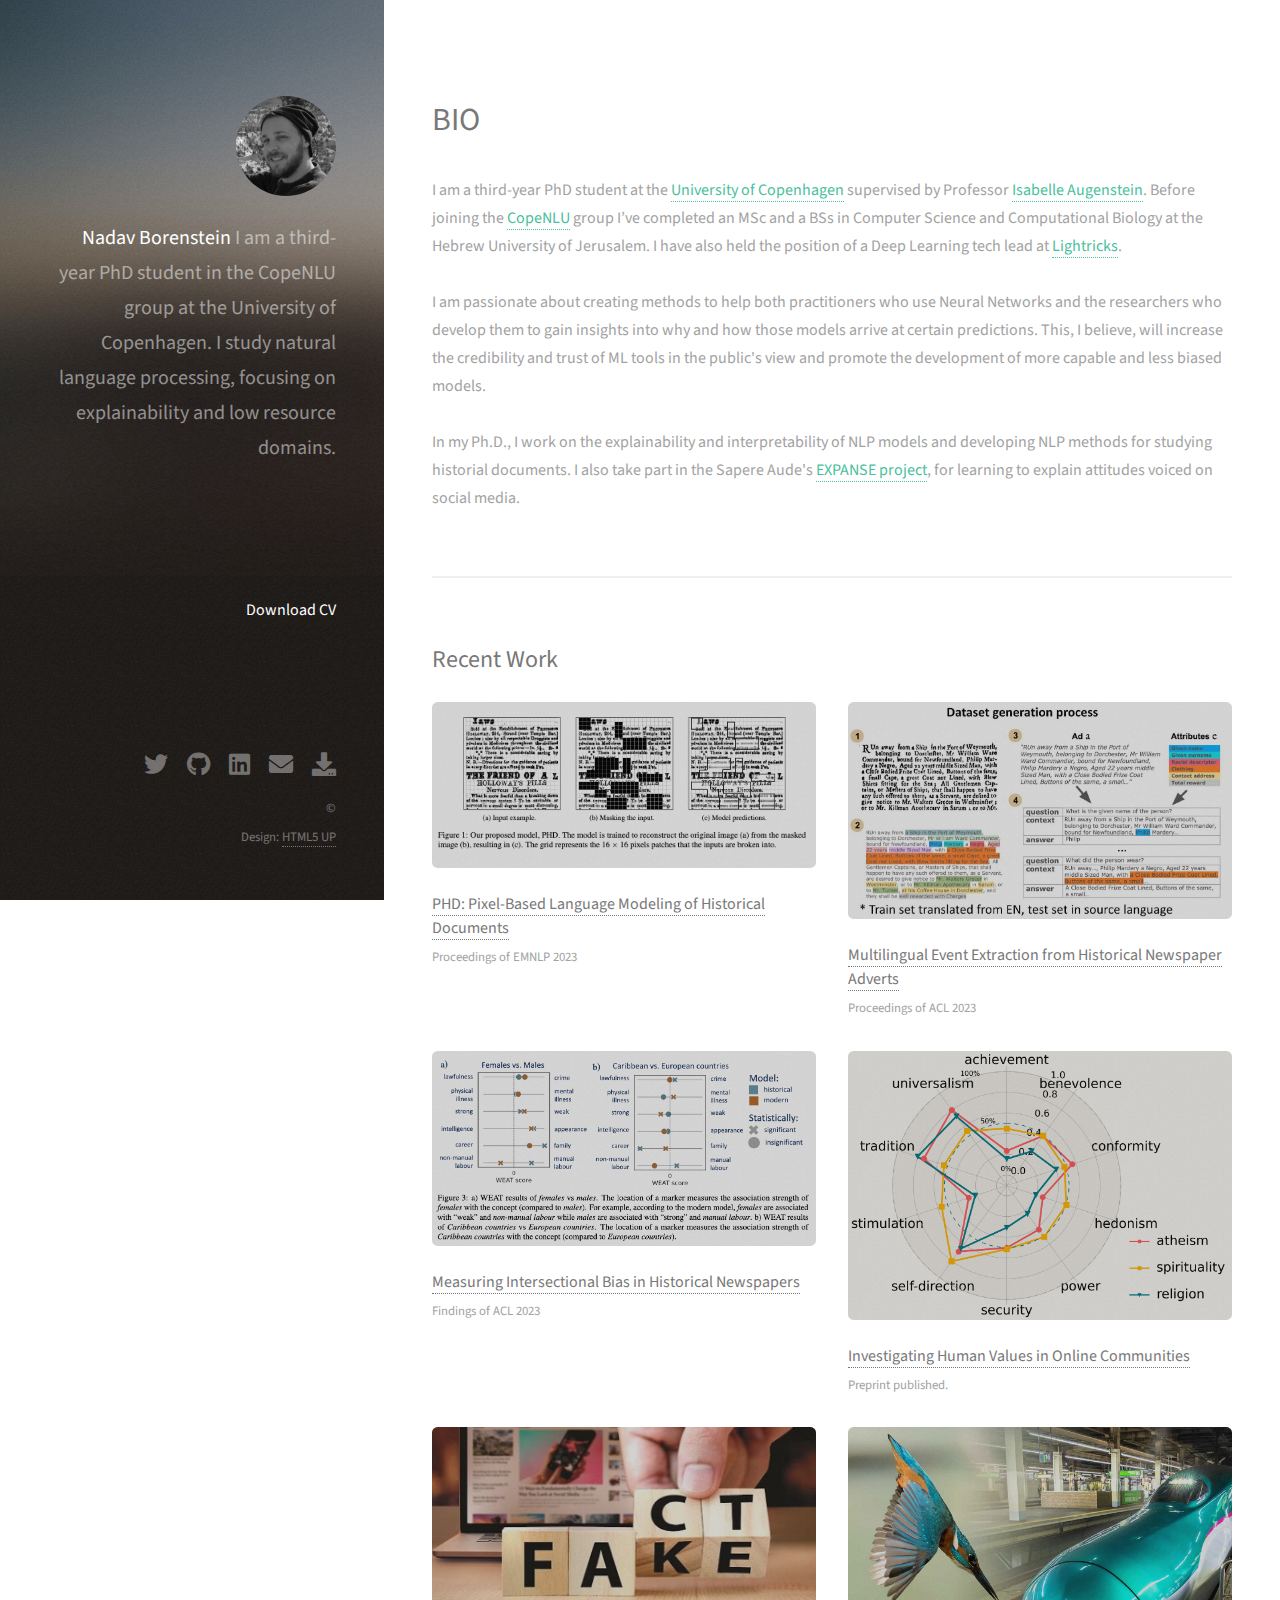
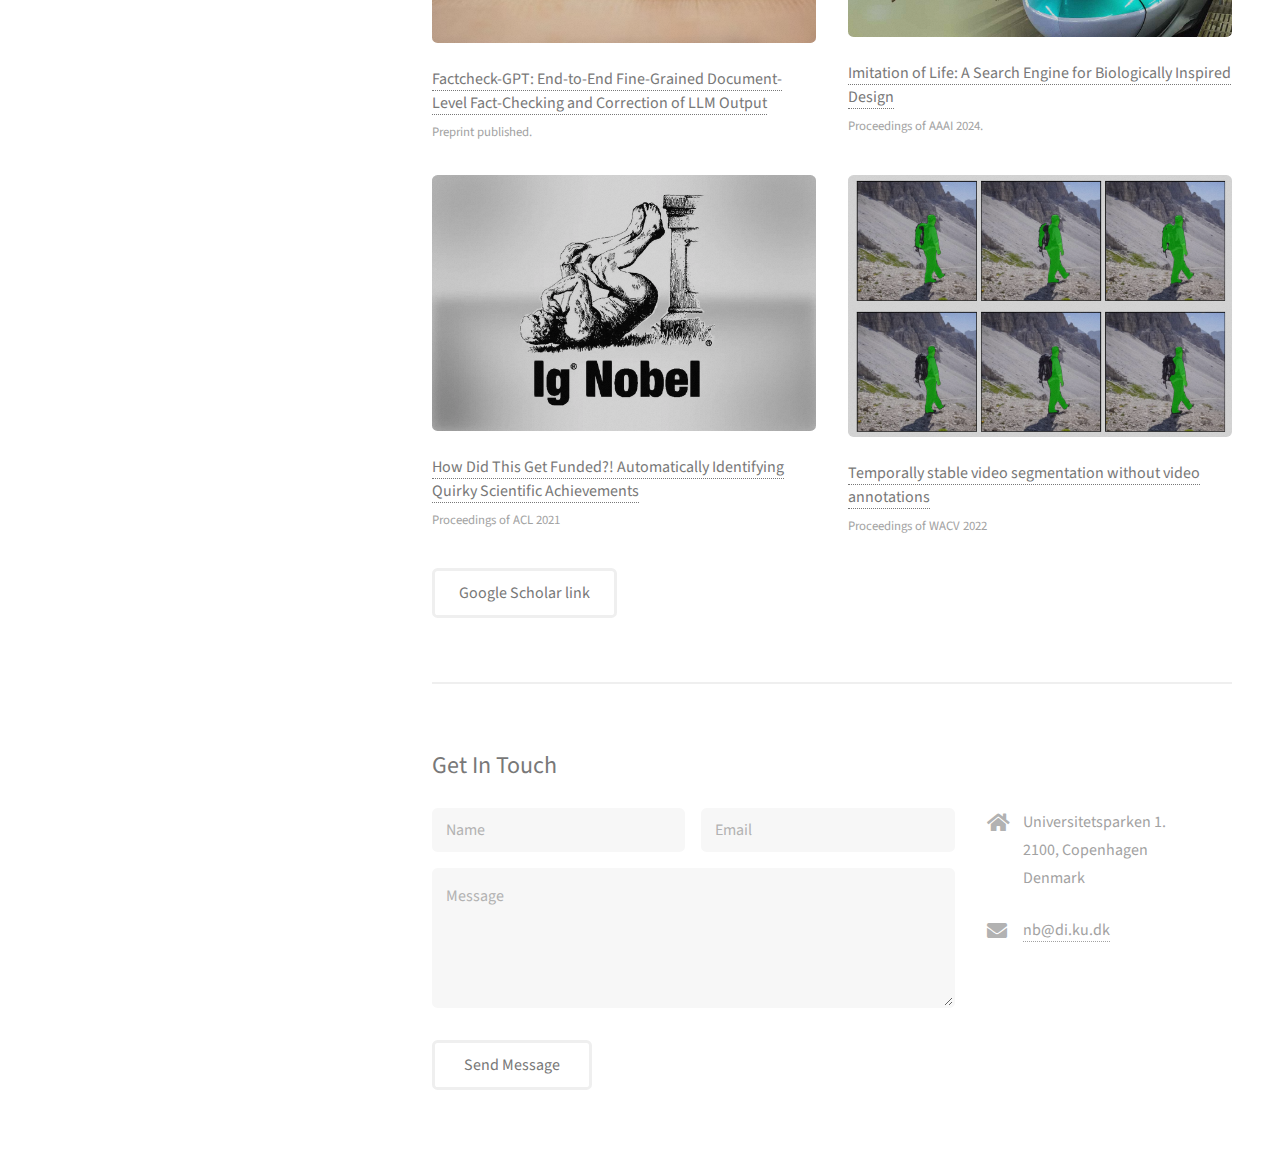
<file: index.html>
<!DOCTYPE HTML>
<!--
	Strata by HTML5 UP
	html5up.net | @ajlkn
	Free for personal and commercial use under the CCA 3.0 license (html5up.net/license)
-->
<html>
	<head>
		<title>Nadav Borenstein</title>
		<link rel="shortcut icon" type="image/jpg" href="images/favicon.png"/>
		<meta charset="utf-8" />
		<meta name="viewport" content="width=device-width, initial-scale=1, user-scalable=no" />
		<link rel="stylesheet" href="assets/css/main.css" />
	</head>
	<body class="is-preload">

		
		<!-- Header -->
		<section id="header">
				<header>
					<div class="inner">
						<a href="#" class="image avatar"><img src="images/Nadav.jpeg" alt="" /></a>
						<h1><strong>Nadav Borenstein</strong><br />
							I am a third-year PhD student in the CopeNLU group at the University of Copenhagen.
							I study natural language processing, focusing on explainability and low resource domains.
						</h1>
					</div>
				</header>
				<nav id="nav">
					<ul>
						<li><a href="docs/CV_Nadav.pdf" class="button", style="text-align: right;">Download CV</a></li>
					</ul>
				</nav>
			</section>

		<!-- Main -->
			<div id="main">

				<!-- One -->
					<section id="one">
						<header class="major">
							<h2>BIO</h2>
						</header>
						<p>
							I am a third-year PhD student at the <a href="https://www.ku.dk/english/">University of Copenhagen</a> supervised by Professor <a href="http://isabelleaugenstein.github.io/">Isabelle Augenstein</a>. Before joining the <a href="https://www.copenlu.com/">CopeNLU</a> group I’ve completed an MSc and a BSs in Computer Science and Computational Biology at the Hebrew University of Jerusalem. I have also held the position of a Deep Learning tech lead at <a href="https://www.lightricks.com/">Lightricks</a>.
							<br/><br/>
							I am passionate about creating methods to help both practitioners who use Neural Networks and the researchers who develop them to gain insights into why and how those models arrive at certain predictions. This, I believe, will increase the credibility and trust of ML tools in the public's view and promote the development of more capable and less biased models.
							<br/><br/>
							In my Ph.D., I work on the explainability and interpretability of NLP models and developing NLP methods for studying historial documents. I also take part in the Sapere Aude's <a href="http://www.copenlu.com/talk/2021_09_people/">EXPANSE project</a>, for learning to explain attitudes voiced on social media.
						</p>
<!--						<ul class="actions">-->
<!--							<li><a href="#" class="button">Learn More</a></li>-->
<!--						</ul>-->
					</section>

				<!-- Two -->
					<section id="two">
						<h2>Recent Work</h2>
						<div class="row">
							<article class="col-6 col-12-xsmall work-item">
								<a href="images/pixel.png" class="image fit thumb"><img src="images/pixel.png" alt="" /></a>
								<h3><a href="https://aclanthology.org/2023.emnlp-main.7/">PHD: Pixel-Based Language Modeling of Historical Documents</a></h3>
								<p>Proceedings of EMNLP 2023</p>
							</article>
							<article class="col-6 col-12-xsmall work-item">
								<a href="images/runaway.png" class="image fit thumb"><img src="images/runaway.png" alt="" /></a>
								<h3><a href="https://aclanthology.org/2023.acl-long.574/">Multilingual Event Extraction from Historical Newspaper Adverts</a></h3>
								<p>Proceedings of ACL 2023</p>
							</article>
							<article class="col-6 col-12-xsmall work-item">
								<a href="images/bias.png" class="image fit thumb"><img src="images/bias.png" alt="" /></a>
								<h3><a href="https://aclanthology.org/2023.findings-acl.170/">Measuring Intersectional Bias in Historical Newspapers</a></h3>
								<p>Findings of ACL 2023</p>
							</article>
							<article class="col-6 col-12-xsmall work-item">
								<a href="images/atheism.png" class="image fit thumb"><img src="images/atheism.png" alt="" /></a>
								<h3><a href="https://arxiv.org/abs/2402.14177">Investigating Human Values in Online Communities</a></h3>
								<p>Preprint published.</p>
							</article>
							<article class="col-6 col-12-xsmall work-item">
								<a href="images/facts.avif" class="image fit thumb"><img src="images/facts.avif" alt="" /></a>
								<h3><a href="https://arxiv.org/abs/2311.09000">Factcheck-GPT: End-to-End Fine-Grained Document-Level Fact-Checking and Correction of LLM Output
								</a></h3>
								<p>Preprint published.</p>
							</article>
							<article class="col-6 col-12-xsmall work-item">
								<a href="images/kingfisher.jpg" class="image fit thumb"><img src="images/kingfisher.jpg" alt="" /></a>
								<h3><a href="https://arxiv.org/abs/2312.12681">Imitation of Life: A Search Engine for Biologically Inspired Design</a></h3>
								<p>Proceedings of AAAI 2024.</p>
							</article>
							<article class="col-6 col-12-xsmall work-item">
								<a href="images/Ig-Nobel-logo.webp" class="image fit thumb"><img src="images/Ig-Nobel-logo.webp" alt="" /></a>
								<h3><a href="https://aclanthology.org/2021.acl-long.2/">How Did This Get Funded?! Automatically Identifying Quirky Scientific Achievements</a></h3>
								<p>Proceedings of ACL 2021</p>
							</article>
							<article class="col-6 col-12-xsmall work-item">
								<a href="images/video.png" class="image fit thumb"><img src="images/video.png" alt="" /></a>
								<h3><a href="https://openaccess.thecvf.com/content/WACV2022/html/Azulay_Temporally_Stable_Video_Segmentation_Without_Video_Annotations_WACV_2022_paper.html">Temporally stable video segmentation without video annotations</a></h3>
								<p>Proceedings of WACV 2022</p>
							</article>
						</div>
						<ul class="actions">
							<li><a href="https://scholar.google.com/citations?user=uDM-PC0AAAAJ&hl=en&oi=ao" class="button">Google Scholar link</a></li>
						</ul>
					</section>

				<!-- Three -->
					<section id="three">
						<h2>Get In Touch</h2>
						<div class="row">
							<div class="col-8 col-12-small">
								<form method="post" action="#">
									<div class="row gtr-uniform gtr-50">
										<div class="col-6 col-12-xsmall"><input type="text" name="name" id="name" placeholder="Name" /></div>
										<div class="col-6 col-12-xsmall"><input type="email" name="email" id="email" placeholder="Email" /></div>
										<div class="col-12"><textarea name="message" id="message" placeholder="Message" rows="4"></textarea></div>
									</div>
								</form>
								<ul class="actions">
									<li><input type="submit" value="Send Message" /></li>
								</ul>
							</div>
							<div class="col-4 col-12-small">
								<ul class="labeled-icons">
									<li>
										<h3 class="icon solid fa-home"><span class="label">Address</span></h3>
										Universitetsparken 1.<br />
										2100, Copenhagen<br />
										Denmark
									</li>
									<li>
										<h3 class="icon solid fa-envelope"><span class="label">Email</span></h3>
										<a href="mailto:nb@di.ku.dk">nb@di.ku.dk</a>
									</li>
								</ul>
							</div>
						</div>
					</section>
			</div>

		<!-- Footer -->
			<footer id="footer">
				<div class="inner">
					<ul class="icons">
						<li><a href="https://twitter.com/NadavBorenstein" class="icon brands fa-twitter"><span class="label">Twitter</span></a></li>
						<li><a href="https://github.com/nadavborenstein" class="icon brands fa-github"><span class="label">Github</span></a></li>
						<li><a href="https://www.linkedin.com/in/nadavbor/" class="icon brands fa-linkedin alt"><span class="label">Linkedin</span></a></li>
						<li><a href="mailto:nadavborenstein@di.ku.dk" class="icon solid fa-envelope"><span class="label">Email</span></a></li>
						<li><a href="docs/CV_Nadav.pdf" class="icon solid fa-download"><span class="label">Download CV</span></a></li>
					</ul>
					<ul class="copyright">
						<li>&copy; </li><li>Design: <a href="http://html5up.net">HTML5 UP</a></li>
					</ul>
				</div>
			</footer>

		<!-- Scripts -->
			<script src="assets/js/jquery.min.js"></script>
			<script src="assets/js/jquery.poptrox.min.js"></script>
			<script src="assets/js/browser.min.js"></script>
			<script src="assets/js/breakpoints.min.js"></script>
			<script src="assets/js/util.js"></script>
			<script src="assets/js/main.js"></script>

	</body>
</html>
</file>
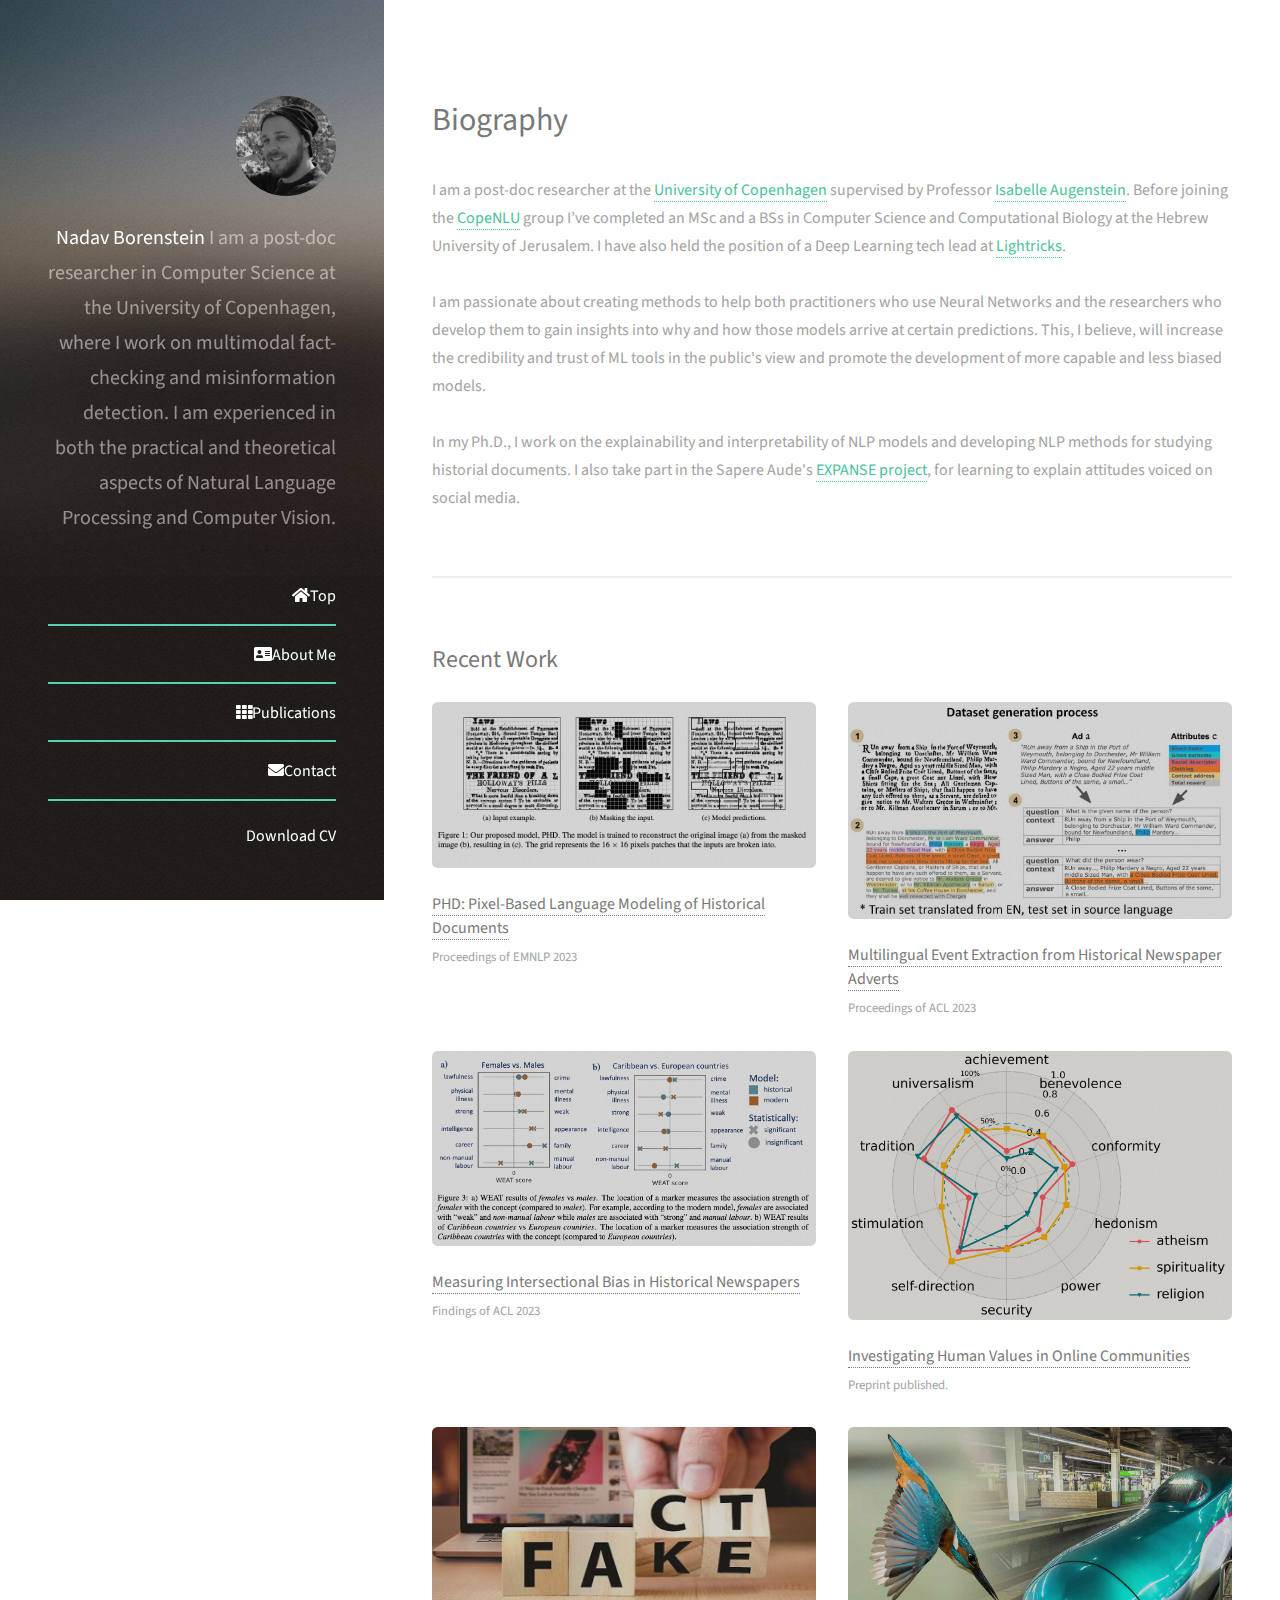
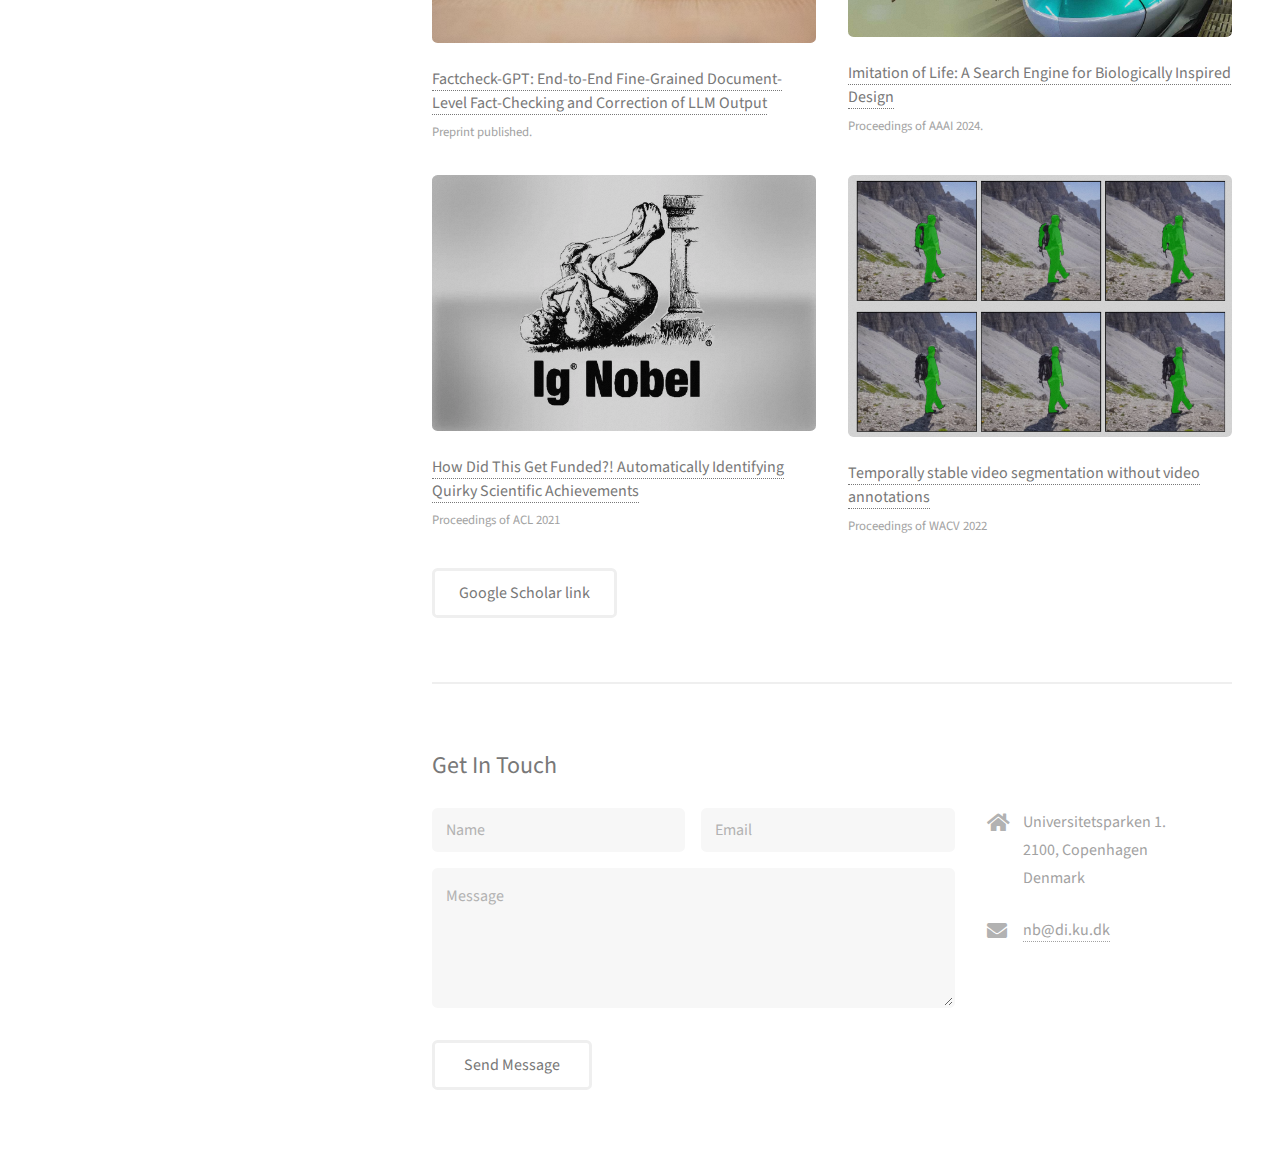
<file: index_old.html>
<!DOCTYPE HTML>
<!--
	Strata by HTML5 UP
	html5up.net | @ajlkn
	Free for personal and commercial use under the CCA 3.0 license (html5up.net/license)
-->
<html>
	<head>
		<title>Nadav Borenstein</title>
		<link rel="shortcut icon" type="image/jpg" href="images/favicon.png"/>
		<meta charset="utf-8" />
		<meta name="viewport" content="width=device-width, initial-scale=1, user-scalable=no" />
		<link rel="stylesheet" href="assets/css/main.css" />
	</head>
	<body class="is-preload">

		
		<!-- Header -->
		<section id="header">
				<header>
					<div class="inner">
						<a href="#" class="image avatar"><img src="images/Nadav.jpeg" alt="" /></a>
						<h1><strong>Nadav Borenstein</strong><br />
							I am a post-doc researcher in Computer Science at the University of Copenhagen, where I work on multimodal fact-checking and misinformation detection.
							I am experienced in both the practical and theoretical aspects of Natural Language Processing and Computer Vision. 
						</h1>
					</div>
				</header>
					<nav id="nav">
						<ul>
							<li><a href="#one" id="top-link"><span class="icon solid fa-home">Top</span></a></li>
							<li><a href="#one" id="top-link"><span class="icon solid fa-address-card">About Me</span></a></li>
							<li><a href="#two" id="two-link"><span class="icon solid fa-th">Publications</span></a></li>
							<!-- <li><a href="#media" id="media-link"><span class="icon solid fa-person-chalkboard">Media</span></a></li> -->
							<li><a href="#three" id="three-link"><span class="icon solid fa-envelope">Contact</span></a></li>
							<li><a href="docs/CV_Nadav.pdf" class="button", style="text-align: right;">Download CV</a></li>
						</ul>
					</nav>
			</section>

		<!-- Main -->
			<div id="main">

				<!-- One -->
					<section id="one">
						<header class="major">
							<h2>Biography</h2>
						</header>
						<p>
							I am a post-doc researcher at the <a href="https://www.ku.dk/english/">University of Copenhagen</a> supervised by Professor <a href="http://isabelleaugenstein.github.io/">Isabelle Augenstein</a>. Before joining the <a href="https://www.copenlu.com/">CopeNLU</a> group I’ve completed an MSc and a BSs in Computer Science and Computational Biology at the Hebrew University of Jerusalem. I have also held the position of a Deep Learning tech lead at <a href="https://www.lightricks.com/">Lightricks</a>.
							<br/><br/>
							I am passionate about creating methods to help both practitioners who use Neural Networks and the researchers who develop them to gain insights into why and how those models arrive at certain predictions. This, I believe, will increase the credibility and trust of ML tools in the public's view and promote the development of more capable and less biased models.
							<br/><br/>
							In my Ph.D., I work on the explainability and interpretability of NLP models and developing NLP methods for studying historial documents. I also take part in the Sapere Aude's <a href="http://www.copenlu.com/talk/2021_09_people/">EXPANSE project</a>, for learning to explain attitudes voiced on social media.
						</p>
<!--						<ul class="actions">-->
<!--							<li><a href="#" class="button">Learn More</a></li>-->
<!--						</ul>-->
					</section>

				<!-- Two -->
					<section id="two">
						<h2>Recent Work</h2>
						<div class="row">
							<article class="col-6 col-12-xsmall work-item">
								<a href="images/pixel.png" class="image fit thumb"><img src="images/pixel.png" alt="" /></a>
								<h3><a href="https://aclanthology.org/2023.emnlp-main.7/">PHD: Pixel-Based Language Modeling of Historical Documents</a></h3>
								<p>Proceedings of EMNLP 2023</p>
							</article>
							<article class="col-6 col-12-xsmall work-item">
								<a href="images/runaway.png" class="image fit thumb"><img src="images/runaway.png" alt="" /></a>
								<h3><a href="https://aclanthology.org/2023.acl-long.574/">Multilingual Event Extraction from Historical Newspaper Adverts</a></h3>
								<p>Proceedings of ACL 2023</p>
							</article>
							<article class="col-6 col-12-xsmall work-item">
								<a href="images/bias.png" class="image fit thumb"><img src="images/bias.png" alt="" /></a>
								<h3><a href="https://aclanthology.org/2023.findings-acl.170/">Measuring Intersectional Bias in Historical Newspapers</a></h3>
								<p>Findings of ACL 2023</p>
							</article>
							<article class="col-6 col-12-xsmall work-item">
								<a href="images/atheism.png" class="image fit thumb"><img src="images/atheism.png" alt="" /></a>
								<h3><a href="https://arxiv.org/abs/2402.14177">Investigating Human Values in Online Communities</a></h3>
								<p>Preprint published.</p>
							</article>
							<article class="col-6 col-12-xsmall work-item">
								<a href="images/facts.avif" class="image fit thumb"><img src="images/facts.avif" alt="" /></a>
								<h3><a href="https://arxiv.org/abs/2311.09000">Factcheck-GPT: End-to-End Fine-Grained Document-Level Fact-Checking and Correction of LLM Output
								</a></h3>
								<p>Preprint published.</p>
							</article>
							<article class="col-6 col-12-xsmall work-item">
								<a href="images/kingfisher.jpg" class="image fit thumb"><img src="images/kingfisher.jpg" alt="" /></a>
								<h3><a href="https://arxiv.org/abs/2312.12681">Imitation of Life: A Search Engine for Biologically Inspired Design</a></h3>
								<p>Proceedings of AAAI 2024.</p>
							</article>
							<article class="col-6 col-12-xsmall work-item">
								<a href="images/Ig-Nobel-logo.webp" class="image fit thumb"><img src="images/Ig-Nobel-logo.webp" alt="" /></a>
								<h3><a href="https://aclanthology.org/2021.acl-long.2/">How Did This Get Funded?! Automatically Identifying Quirky Scientific Achievements</a></h3>
								<p>Proceedings of ACL 2021</p>
							</article>
							<article class="col-6 col-12-xsmall work-item">
								<a href="images/video.png" class="image fit thumb"><img src="images/video.png" alt="" /></a>
								<h3><a href="https://openaccess.thecvf.com/content/WACV2022/html/Azulay_Temporally_Stable_Video_Segmentation_Without_Video_Annotations_WACV_2022_paper.html">Temporally stable video segmentation without video annotations</a></h3>
								<p>Proceedings of WACV 2022</p>
							</article>
						</div>
						<ul class="actions">
							<li><a href="https://scholar.google.com/citations?user=uDM-PC0AAAAJ&hl=en&oi=ao" class="button">Google Scholar link</a></li>
						</ul>
					</section>

				<!-- Three -->
					<section id="three">
						<h2>Get In Touch</h2>
						<div class="row">
							<div class="col-8 col-12-small">
								<form method="post" action="#">
									<div class="row gtr-uniform gtr-50">
										<div class="col-6 col-12-xsmall"><input type="text" name="name" id="name" placeholder="Name" /></div>
										<div class="col-6 col-12-xsmall"><input type="email" name="email" id="email" placeholder="Email" /></div>
										<div class="col-12"><textarea name="message" id="message" placeholder="Message" rows="4"></textarea></div>
									</div>
								</form>
								<ul class="actions">
									<li><input type="submit" value="Send Message" /></li>
								</ul>
							</div>
							<div class="col-4 col-12-small">
								<ul class="labeled-icons">
									<li>
										<h3 class="icon solid fa-home"><span class="label">Address</span></h3>
										Universitetsparken 1.<br />
										2100, Copenhagen<br />
										Denmark
									</li>
									<li>
										<h3 class="icon solid fa-envelope"><span class="label">Email</span></h3>
										<a href="mailto:nb@di.ku.dk">nb@di.ku.dk</a>
									</li>
								</ul>
							</div>
						</div>
					</section>
			</div>

		<!-- Footer -->
			<footer id="footer">
				<div class="inner">
					<ul class="icons">
						<li><a href="https://twitter.com/NadavBorenstein" class="icon brands fa-twitter"><span class="label">Twitter</span></a></li>
						<li><a href="https://github.com/nadavborenstein" class="icon brands fa-github"><span class="label">Github</span></a></li>
						<li><a href="https://www.linkedin.com/in/nadavbor/" class="icon brands fa-linkedin alt"><span class="label">Linkedin</span></a></li>
						<li><a href="mailto:nadavborenstein@di.ku.dk" class="icon solid fa-envelope"><span class="label">Email</span></a></li>
						<li><a href="docs/CV_Nadav.pdf" class="icon solid fa-download"><span class="label">Download CV</span></a></li>
					</ul>
					<ul class="copyright">
						<li>&copy; </li><li>Design: <a href="http://html5up.net">HTML5 UP</a></li>
					</ul>
				</div>
			</footer>

		<!-- Scripts -->
			<script src="assets/js/jquery.min.js"></script>
			<script src="assets/js/jquery.poptrox.min.js"></script>
			<script src="assets/js/browser.min.js"></script>
			<script src="assets/js/breakpoints.min.js"></script>
			<script src="assets/js/util.js"></script>
			<script src="assets/js/main.js"></script>

	</body>
</html>
</file>
<file: assets/css/main.css>
@import url("fontawesome-all.min.css");
@import url("https://fonts.googleapis.com/css?family=Source+Sans+Pro:400,400italic");

/*
	Strata by HTML5 UP
	html5up.net | @ajlkn
	Free for personal and commercial use under the 
	CCA 3.0 license (html5up.net/license)
*/

html, body, div, span, applet, object,
iframe, h1, h2, h3, h4, h5, h6, p, blockquote,
pre, a, abbr, acronym, address, big, cite,
code, del, dfn, em, img, ins, kbd, q, s, samp,
small, strike, strong, sub, sup, tt, var, b,
u, i, center, dl, dt, dd, ol, ul, li, fieldset,
form, label, legend, table, caption, tbody,
tfoot, thead, tr, th, td, article, aside,
canvas, details, embed, figure, figcaption,
footer, header, hgroup, menu, nav, output, ruby,
section, summary, time, mark, audio, video {
	margin: 0;
	padding: 0;
	border: 0;
	font-size: 100%;
	font: inherit;
	vertical-align: baseline;}

article, aside, details, figcaption, figure,
footer, header, hgroup, menu, nav, section {
	display: block;}

body {
	line-height: 1;
}

ol, ul {
	list-style: none;
}

blockquote, q {
	quotes: none;
}

	blockquote:before, blockquote:after, q:before, q:after {
		content: '';
		content: none;
	}

table {
	border-collapse: collapse;
	border-spacing: 0;
}

body {
	-webkit-text-size-adjust: none;
}

mark {
	background-color: transparent;
	color: inherit;
}

input::-moz-focus-inner {
	border: 0;
	padding: 0;
}

input, select, textarea {
	-moz-appearance: none;
	-webkit-appearance: none;
	-ms-appearance: none;
	appearance: none;
}

/* Basic */

	html {
		box-sizing: border-box;
	}

	*, *:before, *:after {
		box-sizing: inherit;
	}

	body {
		background: #fff;
	}

		body.is-preload *, body.is-preload *:before, body.is-preload *:after {
			-moz-animation: none !important;
			-webkit-animation: none !important;
			-ms-animation: none !important;
			animation: none !important;
			-moz-transition: none !important;
			-webkit-transition: none !important;
			-ms-transition: none !important;
			transition: none !important;
		}

	body, input, select, textarea {
		color: #a2a2a2;
		font-family: "Source Sans Pro", Helvetica, sans-serif;
		font-size: 16pt;
		font-weight: 400;
		line-height: 1.75em;
	}

	a {
		-moz-transition: color 0.2s ease-in-out, border-color 0.2s ease-in-out;
		-webkit-transition: color 0.2s ease-in-out, border-color 0.2s ease-in-out;
		-ms-transition: color 0.2s ease-in-out, border-color 0.2s ease-in-out;
		transition: color 0.2s ease-in-out, border-color 0.2s ease-in-out;
		border-bottom: dotted 1px;
		color: #49bf9d;
		text-decoration: none;
	}

		a:hover {
			border-bottom-color: transparent;
			color: #49bf9d !important;
			text-decoration: none;
		}

	strong, b {
		color: #787878;
		font-weight: 400;
	}

	em, i {
		font-style: italic;
	}

	p {
		margin: 0 0 2em 0;
	}

	h1, h2, h3, h4, h5, h6 {
		color: #787878;
		font-weight: 400;
		line-height: 1em;
		margin: 0 0 1em 0;
	}

		h1 a, h2 a, h3 a, h4 a, h5 a, h6 a {
			color: inherit;
			text-decoration: none;
		}

	h1 {
		font-size: 2em;
		line-height: 1.5em;
	}

	h2 {
		font-size: 1.5em;
		line-height: 1.5em;
	}

	h3 {
		font-size: 1.25em;
		line-height: 1.5em;
	}

	h4 {
		font-size: 1.1em;
		line-height: 1.5em;
	}

	h5 {
		font-size: 0.9em;
		line-height: 1.5em;
	}

	h6 {
		font-size: 0.7em;
		line-height: 1.5em;
	}

	sub {
		font-size: 0.8em;
		position: relative;
		top: 0.5em;
	}

	sup {
		font-size: 0.8em;
		position: relative;
		top: -0.5em;
	}

	hr {
		border: 0;
		border-bottom: solid 2px #efefef;
		margin: 2em 0;
	}

		hr.major {
			margin: 3em 0;
		}

	blockquote {
		border-left: solid 6px #efefef;
		font-style: italic;
		margin: 0 0 2em 0;
		padding: 0.5em 0 0.5em 1.5em;
	}

	code {
		background: #f7f7f7;
		border-radius: 0.35em;
		border: solid 2px #efefef;
		font-family: "Courier New", monospace;
		font-size: 0.9em;
		margin: 0 0.25em;
		padding: 0.25em 0.65em;
	}

	pre {
		-webkit-overflow-scrolling: touch;
		font-family: "Courier New", monospace;
		font-size: 0.9em;
		margin: 0 0 2em 0;
	}

		pre code {
			display: block;
			line-height: 1.75em;
			padding: 1em 1.5em;
			overflow-x: auto;
		}

	.align-left {
		text-align: left;
	}

	.align-center {
		text-align: center;
	}

	.align-right {
		text-align: right;
	}

/* Container */

	.container {
		margin: 0 auto;
		max-width: calc(100% - 4em);
		width: 100%;
	}

		.container.xsmall {
			width: 25%;
		}

		.container.small {
			width: 50%;
		}

		.container.medium {
			width: 75%;
		}

		.container.large {
			width: 125%;
		}

		.container.xlarge {
			width: 150%;
		}

		.container.max {
			width: 100%;
		}

		@media screen and (max-width: 980px) {

			.container {
				width: 100% !important;
				max-width: 100% !important;
			}

		}

		@media screen and (max-width: 480px) {

			.container {
				max-width: calc(100% - 3em);
			}

		}

/* Row */

	.row {
		display: flex;
		flex-wrap: wrap;
		box-sizing: border-box;
		align-items: stretch;
	}

		.row > * {
			box-sizing: border-box;
		}

		.row.gtr-uniform > * > :last-child {
			margin-bottom: 0;
		}

		.row.aln-left {
			justify-content: flex-start;
		}

		.row.aln-center {
			justify-content: center;
		}

		.row.aln-right {
			justify-content: flex-end;
		}

		.row.aln-top {
			align-items: flex-start;
		}

		.row.aln-middle {
			align-items: center;
		}

		.row.aln-bottom {
			align-items: flex-end;
		}

		.row > .imp {
			order: -1;
		}

		.row > .col-1 {
			width: 8.33333%;
		}

		.row > .off-1 {
			margin-left: 8.33333%;
		}

		.row > .col-2 {
			width: 16.66667%;
		}

		.row > .off-2 {
			margin-left: 16.66667%;
		}

		.row > .col-3 {
			width: 25%;
		}

		.row > .off-3 {
			margin-left: 25%;
		}

		.row > .col-4 {
			width: 33.33333%;
		}

		.row > .off-4 {
			margin-left: 33.33333%;
		}

		.row > .col-5 {
			width: 41.66667%;
		}

		.row > .off-5 {
			margin-left: 41.66667%;
		}

		.row > .col-6 {
			width: 50%;
		}

		.row > .off-6 {
			margin-left: 50%;
		}

		.row > .col-7 {
			width: 58.33333%;
		}

		.row > .off-7 {
			margin-left: 58.33333%;
		}

		.row > .col-8 {
			width: 66.66667%;
		}

		.row > .off-8 {
			margin-left: 66.66667%;
		}

		.row > .col-9 {
			width: 75%;
		}

		.row > .off-9 {
			margin-left: 75%;
		}

		.row > .col-10 {
			width: 83.33333%;
		}

		.row > .off-10 {
			margin-left: 83.33333%;
		}

		.row > .col-11 {
			width: 91.66667%;
		}

		.row > .off-11 {
			margin-left: 91.66667%;
		}

		.row > .col-12 {
			width: 100%;
		}

		.row > .off-12 {
			margin-left: 100%;
		}

		.row.gtr-0 {
			margin-top: 0;
			margin-left: 0em;
		}

			.row.gtr-0 > * {
				padding: 0 0 0 0em;
			}

			.row.gtr-0.gtr-uniform {
				margin-top: 0em;
			}

				.row.gtr-0.gtr-uniform > * {
					padding-top: 0em;
				}

		.row.gtr-25 {
			margin-top: 0;
			margin-left: -0.625em;
		}

			.row.gtr-25 > * {
				padding: 0 0 0 0.625em;
			}

			.row.gtr-25.gtr-uniform {
				margin-top: -0.625em;
			}

				.row.gtr-25.gtr-uniform > * {
					padding-top: 0.625em;
				}

		.row.gtr-50 {
			margin-top: 0;
			margin-left: -1.25em;
		}

			.row.gtr-50 > * {
				padding: 0 0 0 1.25em;
			}

			.row.gtr-50.gtr-uniform {
				margin-top: -1.25em;
			}

				.row.gtr-50.gtr-uniform > * {
					padding-top: 1.25em;
				}

		.row {
			margin-top: 0;
			margin-left: -2.5em;
		}

			.row > * {
				padding: 0 0 0 2.5em;
			}

			.row.gtr-uniform {
				margin-top: -2.5em;
			}

				.row.gtr-uniform > * {
					padding-top: 2.5em;
				}

		.row.gtr-150 {
			margin-top: 0;
			margin-left: -3.75em;
		}

			.row.gtr-150 > * {
				padding: 0 0 0 3.75em;
			}

			.row.gtr-150.gtr-uniform {
				margin-top: -3.75em;
			}

				.row.gtr-150.gtr-uniform > * {
					padding-top: 3.75em;
				}

		.row.gtr-200 {
			margin-top: 0;
			margin-left: -5em;
		}

			.row.gtr-200 > * {
				padding: 0 0 0 5em;
			}

			.row.gtr-200.gtr-uniform {
				margin-top: -5em;
			}

				.row.gtr-200.gtr-uniform > * {
					padding-top: 5em;
				}

		@media screen and (max-width: 1800px) {

			.row {
				display: flex;
				flex-wrap: wrap;
				box-sizing: border-box;
				align-items: stretch;
			}

				.row > * {
					box-sizing: border-box;
				}

				.row.gtr-uniform > * > :last-child {
					margin-bottom: 0;
				}

				.row.aln-left {
					justify-content: flex-start;
				}

				.row.aln-center {
					justify-content: center;
				}

				.row.aln-right {
					justify-content: flex-end;
				}

				.row.aln-top {
					align-items: flex-start;
				}

				.row.aln-middle {
					align-items: center;
				}

				.row.aln-bottom {
					align-items: flex-end;
				}

				.row > .imp-xlarge {
					order: -1;
				}

				.row > .col-1-xlarge {
					width: 8.33333%;
				}

				.row > .off-1-xlarge {
					margin-left: 8.33333%;
				}

				.row > .col-2-xlarge {
					width: 16.66667%;
				}

				.row > .off-2-xlarge {
					margin-left: 16.66667%;
				}

				.row > .col-3-xlarge {
					width: 25%;
				}

				.row > .off-3-xlarge {
					margin-left: 25%;
				}

				.row > .col-4-xlarge {
					width: 33.33333%;
				}

				.row > .off-4-xlarge {
					margin-left: 33.33333%;
				}

				.row > .col-5-xlarge {
					width: 41.66667%;
				}

				.row > .off-5-xlarge {
					margin-left: 41.66667%;
				}

				.row > .col-6-xlarge {
					width: 50%;
				}

				.row > .off-6-xlarge {
					margin-left: 50%;
				}

				.row > .col-7-xlarge {
					width: 58.33333%;
				}

				.row > .off-7-xlarge {
					margin-left: 58.33333%;
				}

				.row > .col-8-xlarge {
					width: 66.66667%;
				}

				.row > .off-8-xlarge {
					margin-left: 66.66667%;
				}

				.row > .col-9-xlarge {
					width: 75%;
				}

				.row > .off-9-xlarge {
					margin-left: 75%;
				}

				.row > .col-10-xlarge {
					width: 83.33333%;
				}

				.row > .off-10-xlarge {
					margin-left: 83.33333%;
				}

				.row > .col-11-xlarge {
					width: 91.66667%;
				}

				.row > .off-11-xlarge {
					margin-left: 91.66667%;
				}

				.row > .col-12-xlarge {
					width: 100%;
				}

				.row > .off-12-xlarge {
					margin-left: 100%;
				}

				.row.gtr-0 {
					margin-top: 0;
					margin-left: 0em;
				}

					.row.gtr-0 > * {
						padding: 0 0 0 0em;
					}

					.row.gtr-0.gtr-uniform {
						margin-top: 0em;
					}

						.row.gtr-0.gtr-uniform > * {
							padding-top: 0em;
						}

				.row.gtr-25 {
					margin-top: 0;
					margin-left: -0.625em;
				}

					.row.gtr-25 > * {
						padding: 0 0 0 0.625em;
					}

					.row.gtr-25.gtr-uniform {
						margin-top: -0.625em;
					}

						.row.gtr-25.gtr-uniform > * {
							padding-top: 0.625em;
						}

				.row.gtr-50 {
					margin-top: 0;
					margin-left: -1.25em;
				}

					.row.gtr-50 > * {
						padding: 0 0 0 1.25em;
					}

					.row.gtr-50.gtr-uniform {
						margin-top: -1.25em;
					}

						.row.gtr-50.gtr-uniform > * {
							padding-top: 1.25em;
						}

				.row {
					margin-top: 0;
					margin-left: -2.5em;
				}

					.row > * {
						padding: 0 0 0 2.5em;
					}

					.row.gtr-uniform {
						margin-top: -2.5em;
					}

						.row.gtr-uniform > * {
							padding-top: 2.5em;
						}

				.row.gtr-150 {
					margin-top: 0;
					margin-left: -3.75em;
				}

					.row.gtr-150 > * {
						padding: 0 0 0 3.75em;
					}

					.row.gtr-150.gtr-uniform {
						margin-top: -3.75em;
					}

						.row.gtr-150.gtr-uniform > * {
							padding-top: 3.75em;
						}

				.row.gtr-200 {
					margin-top: 0;
					margin-left: -5em;
				}

					.row.gtr-200 > * {
						padding: 0 0 0 5em;
					}

					.row.gtr-200.gtr-uniform {
						margin-top: -5em;
					}

						.row.gtr-200.gtr-uniform > * {
							padding-top: 5em;
						}

		}

		@media screen and (max-width: 1280px) {

			.row {
				display: flex;
				flex-wrap: wrap;
				box-sizing: border-box;
				align-items: stretch;
			}

				.row > * {
					box-sizing: border-box;
				}

				.row.gtr-uniform > * > :last-child {
					margin-bottom: 0;
				}

				.row.aln-left {
					justify-content: flex-start;
				}

				.row.aln-center {
					justify-content: center;
				}

				.row.aln-right {
					justify-content: flex-end;
				}

				.row.aln-top {
					align-items: flex-start;
				}

				.row.aln-middle {
					align-items: center;
				}

				.row.aln-bottom {
					align-items: flex-end;
				}

				.row > .imp-large {
					order: -1;
				}

				.row > .col-1-large {
					width: 8.33333%;
				}

				.row > .off-1-large {
					margin-left: 8.33333%;
				}

				.row > .col-2-large {
					width: 16.66667%;
				}

				.row > .off-2-large {
					margin-left: 16.66667%;
				}

				.row > .col-3-large {
					width: 25%;
				}

				.row > .off-3-large {
					margin-left: 25%;
				}

				.row > .col-4-large {
					width: 33.33333%;
				}

				.row > .off-4-large {
					margin-left: 33.33333%;
				}

				.row > .col-5-large {
					width: 41.66667%;
				}

				.row > .off-5-large {
					margin-left: 41.66667%;
				}

				.row > .col-6-large {
					width: 50%;
				}

				.row > .off-6-large {
					margin-left: 50%;
				}

				.row > .col-7-large {
					width: 58.33333%;
				}

				.row > .off-7-large {
					margin-left: 58.33333%;
				}

				.row > .col-8-large {
					width: 66.66667%;
				}

				.row > .off-8-large {
					margin-left: 66.66667%;
				}

				.row > .col-9-large {
					width: 75%;
				}

				.row > .off-9-large {
					margin-left: 75%;
				}

				.row > .col-10-large {
					width: 83.33333%;
				}

				.row > .off-10-large {
					margin-left: 83.33333%;
				}

				.row > .col-11-large {
					width: 91.66667%;
				}

				.row > .off-11-large {
					margin-left: 91.66667%;
				}

				.row > .col-12-large {
					width: 100%;
				}

				.row > .off-12-large {
					margin-left: 100%;
				}

				.row.gtr-0 {
					margin-top: 0;
					margin-left: 0em;
				}

					.row.gtr-0 > * {
						padding: 0 0 0 0em;
					}

					.row.gtr-0.gtr-uniform {
						margin-top: 0em;
					}

						.row.gtr-0.gtr-uniform > * {
							padding-top: 0em;
						}

				.row.gtr-25 {
					margin-top: 0;
					margin-left: -0.5em;
				}

					.row.gtr-25 > * {
						padding: 0 0 0 0.5em;
					}

					.row.gtr-25.gtr-uniform {
						margin-top: -0.5em;
					}

						.row.gtr-25.gtr-uniform > * {
							padding-top: 0.5em;
						}

				.row.gtr-50 {
					margin-top: 0;
					margin-left: -1em;
				}

					.row.gtr-50 > * {
						padding: 0 0 0 1em;
					}

					.row.gtr-50.gtr-uniform {
						margin-top: -1em;
					}

						.row.gtr-50.gtr-uniform > * {
							padding-top: 1em;
						}

				.row {
					margin-top: 0;
					margin-left: -2em;
				}

					.row > * {
						padding: 0 0 0 2em;
					}

					.row.gtr-uniform {
						margin-top: -2em;
					}

						.row.gtr-uniform > * {
							padding-top: 2em;
						}

				.row.gtr-150 {
					margin-top: 0;
					margin-left: -3em;
				}

					.row.gtr-150 > * {
						padding: 0 0 0 3em;
					}

					.row.gtr-150.gtr-uniform {
						margin-top: -3em;
					}

						.row.gtr-150.gtr-uniform > * {
							padding-top: 3em;
						}

				.row.gtr-200 {
					margin-top: 0;
					margin-left: -4em;
				}

					.row.gtr-200 > * {
						padding: 0 0 0 4em;
					}

					.row.gtr-200.gtr-uniform {
						margin-top: -4em;
					}

						.row.gtr-200.gtr-uniform > * {
							padding-top: 4em;
						}

		}

		@media screen and (max-width: 980px) {

			.row {
				display: flex;
				flex-wrap: wrap;
				box-sizing: border-box;
				align-items: stretch;
			}

				.row > * {
					box-sizing: border-box;
				}

				.row.gtr-uniform > * > :last-child {
					margin-bottom: 0;
				}

				.row.aln-left {
					justify-content: flex-start;
				}

				.row.aln-center {
					justify-content: center;
				}

				.row.aln-right {
					justify-content: flex-end;
				}

				.row.aln-top {
					align-items: flex-start;
				}

				.row.aln-middle {
					align-items: center;
				}

				.row.aln-bottom {
					align-items: flex-end;
				}

				.row > .imp-medium {
					order: -1;
				}

				.row > .col-1-medium {
					width: 8.33333%;
				}

				.row > .off-1-medium {
					margin-left: 8.33333%;
				}

				.row > .col-2-medium {
					width: 16.66667%;
				}

				.row > .off-2-medium {
					margin-left: 16.66667%;
				}

				.row > .col-3-medium {
					width: 25%;
				}

				.row > .off-3-medium {
					margin-left: 25%;
				}

				.row > .col-4-medium {
					width: 33.33333%;
				}

				.row > .off-4-medium {
					margin-left: 33.33333%;
				}

				.row > .col-5-medium {
					width: 41.66667%;
				}

				.row > .off-5-medium {
					margin-left: 41.66667%;
				}

				.row > .col-6-medium {
					width: 50%;
				}

				.row > .off-6-medium {
					margin-left: 50%;
				}

				.row > .col-7-medium {
					width: 58.33333%;
				}

				.row > .off-7-medium {
					margin-left: 58.33333%;
				}

				.row > .col-8-medium {
					width: 66.66667%;
				}

				.row > .off-8-medium {
					margin-left: 66.66667%;
				}

				.row > .col-9-medium {
					width: 75%;
				}

				.row > .off-9-medium {
					margin-left: 75%;
				}

				.row > .col-10-medium {
					width: 83.33333%;
				}

				.row > .off-10-medium {
					margin-left: 83.33333%;
				}

				.row > .col-11-medium {
					width: 91.66667%;
				}

				.row > .off-11-medium {
					margin-left: 91.66667%;
				}

				.row > .col-12-medium {
					width: 100%;
				}

				.row > .off-12-medium {
					margin-left: 100%;
				}

				.row.gtr-0 {
					margin-top: 0;
					margin-left: 0em;
				}

					.row.gtr-0 > * {
						padding: 0 0 0 0em;
					}

					.row.gtr-0.gtr-uniform {
						margin-top: 0em;
					}

						.row.gtr-0.gtr-uniform > * {
							padding-top: 0em;
						}

				.row.gtr-25 {
					margin-top: 0;
					margin-left: -0.5em;
				}

					.row.gtr-25 > * {
						padding: 0 0 0 0.5em;
					}

					.row.gtr-25.gtr-uniform {
						margin-top: -0.5em;
					}

						.row.gtr-25.gtr-uniform > * {
							padding-top: 0.5em;
						}

				.row.gtr-50 {
					margin-top: 0;
					margin-left: -1em;
				}

					.row.gtr-50 > * {
						padding: 0 0 0 1em;
					}

					.row.gtr-50.gtr-uniform {
						margin-top: -1em;
					}

						.row.gtr-50.gtr-uniform > * {
							padding-top: 1em;
						}

				.row {
					margin-top: 0;
					margin-left: -2em;
				}

					.row > * {
						padding: 0 0 0 2em;
					}

					.row.gtr-uniform {
						margin-top: -2em;
					}

						.row.gtr-uniform > * {
							padding-top: 2em;
						}

				.row.gtr-150 {
					margin-top: 0;
					margin-left: -3em;
				}

					.row.gtr-150 > * {
						padding: 0 0 0 3em;
					}

					.row.gtr-150.gtr-uniform {
						margin-top: -3em;
					}

						.row.gtr-150.gtr-uniform > * {
							padding-top: 3em;
						}

				.row.gtr-200 {
					margin-top: 0;
					margin-left: -4em;
				}

					.row.gtr-200 > * {
						padding: 0 0 0 4em;
					}

					.row.gtr-200.gtr-uniform {
						margin-top: -4em;
					}

						.row.gtr-200.gtr-uniform > * {
							padding-top: 4em;
						}

		}

		@media screen and (max-width: 736px) {

			.row {
				display: flex;
				flex-wrap: wrap;
				box-sizing: border-box;
				align-items: stretch;
			}

				.row > * {
					box-sizing: border-box;
				}

				.row.gtr-uniform > * > :last-child {
					margin-bottom: 0;
				}

				.row.aln-left {
					justify-content: flex-start;
				}

				.row.aln-center {
					justify-content: center;
				}

				.row.aln-right {
					justify-content: flex-end;
				}

				.row.aln-top {
					align-items: flex-start;
				}

				.row.aln-middle {
					align-items: center;
				}

				.row.aln-bottom {
					align-items: flex-end;
				}

				.row > .imp-small {
					order: -1;
				}

				.row > .col-1-small {
					width: 8.33333%;
				}

				.row > .off-1-small {
					margin-left: 8.33333%;
				}

				.row > .col-2-small {
					width: 16.66667%;
				}

				.row > .off-2-small {
					margin-left: 16.66667%;
				}

				.row > .col-3-small {
					width: 25%;
				}

				.row > .off-3-small {
					margin-left: 25%;
				}

				.row > .col-4-small {
					width: 33.33333%;
				}

				.row > .off-4-small {
					margin-left: 33.33333%;
				}

				.row > .col-5-small {
					width: 41.66667%;
				}

				.row > .off-5-small {
					margin-left: 41.66667%;
				}

				.row > .col-6-small {
					width: 50%;
				}

				.row > .off-6-small {
					margin-left: 50%;
				}

				.row > .col-7-small {
					width: 58.33333%;
				}

				.row > .off-7-small {
					margin-left: 58.33333%;
				}

				.row > .col-8-small {
					width: 66.66667%;
				}

				.row > .off-8-small {
					margin-left: 66.66667%;
				}

				.row > .col-9-small {
					width: 75%;
				}

				.row > .off-9-small {
					margin-left: 75%;
				}

				.row > .col-10-small {
					width: 83.33333%;
				}

				.row > .off-10-small {
					margin-left: 83.33333%;
				}

				.row > .col-11-small {
					width: 91.66667%;
				}

				.row > .off-11-small {
					margin-left: 91.66667%;
				}

				.row > .col-12-small {
					width: 100%;
				}

				.row > .off-12-small {
					margin-left: 100%;
				}

				.row.gtr-0 {
					margin-top: 0;
					margin-left: 0em;
				}

					.row.gtr-0 > * {
						padding: 0 0 0 0em;
					}

					.row.gtr-0.gtr-uniform {
						margin-top: 0em;
					}

						.row.gtr-0.gtr-uniform > * {
							padding-top: 0em;
						}

				.row.gtr-25 {
					margin-top: 0;
					margin-left: -0.375em;
				}

					.row.gtr-25 > * {
						padding: 0 0 0 0.375em;
					}

					.row.gtr-25.gtr-uniform {
						margin-top: -0.375em;
					}

						.row.gtr-25.gtr-uniform > * {
							padding-top: 0.375em;
						}

				.row.gtr-50 {
					margin-top: 0;
					margin-left: -0.75em;
				}

					.row.gtr-50 > * {
						padding: 0 0 0 0.75em;
					}

					.row.gtr-50.gtr-uniform {
						margin-top: -0.75em;
					}

						.row.gtr-50.gtr-uniform > * {
							padding-top: 0.75em;
						}

				.row {
					margin-top: 0;
					margin-left: -1.5em;
				}

					.row > * {
						padding: 0 0 0 1.5em;
					}

					.row.gtr-uniform {
						margin-top: -1.5em;
					}

						.row.gtr-uniform > * {
							padding-top: 1.5em;
						}

				.row.gtr-150 {
					margin-top: 0;
					margin-left: -2.25em;
				}

					.row.gtr-150 > * {
						padding: 0 0 0 2.25em;
					}

					.row.gtr-150.gtr-uniform {
						margin-top: -2.25em;
					}

						.row.gtr-150.gtr-uniform > * {
							padding-top: 2.25em;
						}

				.row.gtr-200 {
					margin-top: 0;
					margin-left: -3em;
				}

					.row.gtr-200 > * {
						padding: 0 0 0 3em;
					}

					.row.gtr-200.gtr-uniform {
						margin-top: -3em;
					}

						.row.gtr-200.gtr-uniform > * {
							padding-top: 3em;
						}

		}

		@media screen and (max-width: 480px) {

			.row {
				display: flex;
				flex-wrap: wrap;
				box-sizing: border-box;
				align-items: stretch;
			}

				.row > * {
					box-sizing: border-box;
				}

				.row.gtr-uniform > * > :last-child {
					margin-bottom: 0;
				}

				.row.aln-left {
					justify-content: flex-start;
				}

				.row.aln-center {
					justify-content: center;
				}

				.row.aln-right {
					justify-content: flex-end;
				}

				.row.aln-top {
					align-items: flex-start;
				}

				.row.aln-middle {
					align-items: center;
				}

				.row.aln-bottom {
					align-items: flex-end;
				}

				.row > .imp-xsmall {
					order: -1;
				}

				.row > .col-1-xsmall {
					width: 8.33333%;
				}

				.row > .off-1-xsmall {
					margin-left: 8.33333%;
				}

				.row > .col-2-xsmall {
					width: 16.66667%;
				}

				.row > .off-2-xsmall {
					margin-left: 16.66667%;
				}

				.row > .col-3-xsmall {
					width: 25%;
				}

				.row > .off-3-xsmall {
					margin-left: 25%;
				}

				.row > .col-4-xsmall {
					width: 33.33333%;
				}

				.row > .off-4-xsmall {
					margin-left: 33.33333%;
				}

				.row > .col-5-xsmall {
					width: 41.66667%;
				}

				.row > .off-5-xsmall {
					margin-left: 41.66667%;
				}

				.row > .col-6-xsmall {
					width: 50%;
				}

				.row > .off-6-xsmall {
					margin-left: 50%;
				}

				.row > .col-7-xsmall {
					width: 58.33333%;
				}

				.row > .off-7-xsmall {
					margin-left: 58.33333%;
				}

				.row > .col-8-xsmall {
					width: 66.66667%;
				}

				.row > .off-8-xsmall {
					margin-left: 66.66667%;
				}

				.row > .col-9-xsmall {
					width: 75%;
				}

				.row > .off-9-xsmall {
					margin-left: 75%;
				}

				.row > .col-10-xsmall {
					width: 83.33333%;
				}

				.row > .off-10-xsmall {
					margin-left: 83.33333%;
				}

				.row > .col-11-xsmall {
					width: 91.66667%;
				}

				.row > .off-11-xsmall {
					margin-left: 91.66667%;
				}

				.row > .col-12-xsmall {
					width: 100%;
				}

				.row > .off-12-xsmall {
					margin-left: 100%;
				}

				.row.gtr-0 {
					margin-top: 0;
					margin-left: 0em;
				}

					.row.gtr-0 > * {
						padding: 0 0 0 0em;
					}

					.row.gtr-0.gtr-uniform {
						margin-top: 0em;
					}

						.row.gtr-0.gtr-uniform > * {
							padding-top: 0em;
						}

				.row.gtr-25 {
					margin-top: 0;
					margin-left: -0.375em;
				}

					.row.gtr-25 > * {
						padding: 0 0 0 0.375em;
					}

					.row.gtr-25.gtr-uniform {
						margin-top: -0.375em;
					}

						.row.gtr-25.gtr-uniform > * {
							padding-top: 0.375em;
						}

				.row.gtr-50 {
					margin-top: 0;
					margin-left: -0.75em;
				}

					.row.gtr-50 > * {
						padding: 0 0 0 0.75em;
					}

					.row.gtr-50.gtr-uniform {
						margin-top: -0.75em;
					}

						.row.gtr-50.gtr-uniform > * {
							padding-top: 0.75em;
						}

				.row {
					margin-top: 0;
					margin-left: -1.5em;
				}

					.row > * {
						padding: 0 0 0 1.5em;
					}

					.row.gtr-uniform {
						margin-top: -1.5em;
					}

						.row.gtr-uniform > * {
							padding-top: 1.5em;
						}

				.row.gtr-150 {
					margin-top: 0;
					margin-left: -2.25em;
				}

					.row.gtr-150 > * {
						padding: 0 0 0 2.25em;
					}

					.row.gtr-150.gtr-uniform {
						margin-top: -2.25em;
					}

						.row.gtr-150.gtr-uniform > * {
							padding-top: 2.25em;
						}

				.row.gtr-200 {
					margin-top: 0;
					margin-left: -3em;
				}

					.row.gtr-200 > * {
						padding: 0 0 0 3em;
					}

					.row.gtr-200.gtr-uniform {
						margin-top: -3em;
					}

						.row.gtr-200.gtr-uniform > * {
							padding-top: 3em;
						}

		}

/* Section/Article */

	section.special, article.special {
		text-align: center;
	}

	header p {
		color: #b2b2b2;
		position: relative;
		margin: 0 0 1.5em 0;
	}

	header h2 + p {
		font-size: 1.25em;
		margin-top: -1em;
		line-height: 1.5em;
	}

	header h3 + p {
		font-size: 1.1em;
		margin-top: -0.8em;
		line-height: 1.5em;
	}

	header h4 + p,
	header h5 + p,
	header h6 + p {
		font-size: 0.9em;
		margin-top: -0.6em;
		line-height: 1.5em;
	}

	header.major h2 {
		font-size: 2em;
	}

/* Form */

	form {
		margin: 0 0 2em 0;
	}

	label {
		color: #787878;
		display: block;
		font-size: 0.9em;
		font-weight: 400;
		margin: 0 0 1em 0;
	}

	input[type="text"],
	input[type="password"],
	input[type="email"],
	select,
	textarea {
		-moz-appearance: none;
		-webkit-appearance: none;
		-ms-appearance: none;
		appearance: none;
		background: #f7f7f7;
		border-radius: 0.35em;
		border: solid 2px transparent;
		color: inherit;
		display: block;
		outline: 0;
		padding: 0 0.75em;
		text-decoration: none;
		width: 100%;
	}

		input[type="text"]:invalid,
		input[type="password"]:invalid,
		input[type="email"]:invalid,
		select:invalid,
		textarea:invalid {
			box-shadow: none;
		}

		input[type="text"]:focus,
		input[type="password"]:focus,
		input[type="email"]:focus,
		select:focus,
		textarea:focus {
			border-color: #49bf9d;
		}

	select {
		background-image: url("data:image/svg+xml;charset=utf8,%3Csvg xmlns='http://www.w3.org/2000/svg' width='40' height='40' preserveAspectRatio='none' viewBox='0 0 40 40'%3E%3Cpath d='M9.4,12.3l10.4,10.4l10.4-10.4c0.2-0.2,0.5-0.4,0.9-0.4c0.3,0,0.6,0.1,0.9,0.4l3.3,3.3c0.2,0.2,0.4,0.5,0.4,0.9 c0,0.4-0.1,0.6-0.4,0.9L20.7,31.9c-0.2,0.2-0.5,0.4-0.9,0.4c-0.3,0-0.6-0.1-0.9-0.4L4.3,17.3c-0.2-0.2-0.4-0.5-0.4-0.9 c0-0.4,0.1-0.6,0.4-0.9l3.3-3.3c0.2-0.2,0.5-0.4,0.9-0.4S9.1,12.1,9.4,12.3z' fill='%23dfdfdf' /%3E%3C/svg%3E");
		background-size: 1.25rem;
		background-repeat: no-repeat;
		background-position: calc(100% - 1rem) center;
		height: 2.75em;
		padding-right: 2.75em;
		text-overflow: ellipsis;
	}

		select option {
			color: #787878;
			background: #fff;
		}

		select:focus::-ms-value {
			background-color: transparent;
		}

		select::-ms-expand {
			display: none;
		}

	input[type="text"],
	input[type="password"],
	input[type="email"],
	select {
		height: 2.75em;
	}

	textarea {
		padding: 0.75em;
	}

	input[type="checkbox"],
	input[type="radio"] {
		-moz-appearance: none;
		-webkit-appearance: none;
		-ms-appearance: none;
		appearance: none;
		display: block;
		float: left;
		margin-right: -2em;
		opacity: 0;
		width: 1em;
		z-index: -1;
	}

		input[type="checkbox"] + label,
		input[type="radio"] + label {
			text-decoration: none;
			color: #a2a2a2;
			cursor: pointer;
			display: inline-block;
			font-size: 1em;
			font-weight: 400;
			padding-left: 2.4em;
			padding-right: 0.75em;
			position: relative;
		}

			input[type="checkbox"] + label:before,
			input[type="radio"] + label:before {
				-moz-osx-font-smoothing: grayscale;
				-webkit-font-smoothing: antialiased;
				display: inline-block;
				font-style: normal;
				font-variant: normal;
				text-rendering: auto;
				line-height: 1;
				text-transform: none !important;
				font-family: 'Font Awesome 5 Free';
				font-weight: 900;
			}

			input[type="checkbox"] + label:before,
			input[type="radio"] + label:before {
				background: #f7f7f7;
				border-radius: 0.35em;
				border: solid 2px transparent;
				content: '';
				display: inline-block;
				font-size: 0.8em;
				height: 2.0625em;
				left: 0;
				line-height: 1.85625em;
				position: absolute;
				text-align: center;
				top: 0;
				width: 2.0625em;
			}

		input[type="checkbox"]:checked + label:before,
		input[type="radio"]:checked + label:before {
			background: #787878;
			border-color: #787878;
			color: #fff;
			content: '\f00c';
		}

		input[type="checkbox"]:focus + label:before,
		input[type="radio"]:focus + label:before {
			border-color: #49bf9d;
		}

	input[type="checkbox"] + label:before {
		border-radius: 0.35em;
	}

	input[type="radio"] + label:before {
		border-radius: 100%;
	}

	::-webkit-input-placeholder {
		color: #b2b2b2 !important;
		opacity: 1.0;
	}

	:-moz-placeholder {
		color: #b2b2b2 !important;
		opacity: 1.0;
	}

	::-moz-placeholder {
		color: #b2b2b2 !important;
		opacity: 1.0;
	}

	:-ms-input-placeholder {
		color: #b2b2b2 !important;
		opacity: 1.0;
	}

/* Box */

	.box {
		border-radius: 0.35em;
		border: solid 2px #efefef;
		margin-bottom: 2em;
		padding: 1.5em;
	}

		.box > :last-child,
		.box > :last-child > :last-child,
		.box > :last-child > :last-child > :last-child {
			margin-bottom: 0;
		}

		.box.alt {
			border: 0;
			border-radius: 0;
			padding: 0;
		}

/* Icon */

	.icon {
		text-decoration: none;
		border-bottom: none;
		position: relative;
	}

		.icon:before {
			-moz-osx-font-smoothing: grayscale;
			-webkit-font-smoothing: antialiased;
			display: inline-block;
			font-style: normal;
			font-variant: normal;
			text-rendering: auto;
			line-height: 1;
			text-transform: none !important;
			font-family: 'Font Awesome 5 Free';
			font-weight: 400;
		}

		.icon > .label {
			display: none;
		}

		.icon:before {
			line-height: inherit;
		}

		.icon.solid:before {
			font-weight: 900;
		}

		.icon.brands:before {
			font-family: 'Font Awesome 5 Brands';
		}

/* Image */

	.image {
		border-radius: 0.35em;
		border: 0;
		display: inline-block;
		position: relative;
	}

		.image:before {
			-moz-transition: opacity 0.2s ease-in-out;
			-webkit-transition: opacity 0.2s ease-in-out;
			-ms-transition: opacity 0.2s ease-in-out;
			transition: opacity 0.2s ease-in-out;
			background: url("images/overlay.png");
			border-radius: 0.35em;
			content: '';
			display: block;
			height: 100%;
			left: 0;
			opacity: 0.5;
			position: absolute;
			top: 0;
			width: 100%;
		}

		.image.thumb {
			text-align: center;
		}

			.image.thumb:after {
				-moz-transition: opacity 0.2s ease-in-out;
				-webkit-transition: opacity 0.2s ease-in-out;
				-ms-transition: opacity 0.2s ease-in-out;
				transition: opacity 0.2s ease-in-out;
				border-radius: 0.35em;
				border: solid 3px rgba(255, 255, 255, 0.5);
				color: #fff;
				content: 'View';
				display: inline-block;
				font-size: 0.8em;
				font-weight: 400;
				left: 50%;
				line-height: 2.25em;
				margin: -1.25em 0 0 -3em;
				opacity: 0;
				padding: 0 1.5em;
				position: absolute;
				text-align: center;
				text-decoration: none;
				top: 50%;
				white-space: nowrap;
			}

			.image.thumb:hover:after {
				opacity: 1.0;
			}

			.image.thumb:hover:before {
				background: url("images/overlay.png"), url("images/overlay.png");
				opacity: 1.0;
			}

		.image img {
			border-radius: 0.35em;
			display: block;
		}

		.image.left {
			float: left;
			margin: 0 1.5em 1em 0;
			top: 0.25em;
		}

		.image.right {
			float: right;
			margin: 0 0 1em 1.5em;
			top: 0.25em;
		}

		.image.left, .image.right {
			max-width: 40%;
		}

			.image.left img, .image.right img {
				width: 100%;
			}

		.image.fit {
			display: block;
			margin: 0 0 2em 0;
			width: 100%;
		}

			.image.fit img {
				width: 100%;
			}

		.image.avatar {
			border-radius: 100%;
		}

			.image.avatar:before {
				display: none;
			}

			.image.avatar img {
				border-radius: 100%;
				width: 100%;
			}

/* List */

	ol {
		list-style: decimal;
		margin: 0 0 2em 0;
		padding-left: 1.25em;
	}

		ol li {
			padding-left: 0.25em;
		}

	ul {
		list-style: disc;
		margin: 0 0 2em 0;
		padding-left: 1em;
	}

		ul li {
			padding-left: 0.5em;
		}

		ul.alt {
			list-style: none;
			padding-left: 0;
		}

			ul.alt li {
				border-top: solid 2px #efefef;
				padding: 0.5em 0;
			}

				ul.alt li:first-child {
					border-top: 0;
					padding-top: 0;
				}

	dl {
		margin: 0 0 2em 0;
	}

/* Icons */

	ul.icons {
		cursor: default;
		list-style: none;
		padding-left: 0;
	}

		ul.icons li {
			display: inline-block;
			padding: 0 1em 0 0;
		}

			ul.icons li:last-child {
				padding-right: 0;
			}

			ul.icons li .icon:before {
				font-size: 1.5em;
			}

/* Labeled Icons */

	ul.labeled-icons {
		list-style: none;
		padding: 0;
	}

		ul.labeled-icons li {
			line-height: 1.75em;
			margin: 1.5em 0 0 0;
			padding-left: 2.25em;
			position: relative;
		}

			ul.labeled-icons li:first-child {
				margin-top: 0;
			}

			ul.labeled-icons li a {
				color: inherit;
			}

			ul.labeled-icons li h3 {
				color: #b2b2b2;
				left: 0;
				position: absolute;
				text-align: center;
				top: 0;
				width: 1em;
			}

/* Actions */

	ul.actions {
		display: -moz-flex;
		display: -webkit-flex;
		display: -ms-flex;
		display: flex;
		cursor: default;
		list-style: none;
		margin-left: -1em;
		padding-left: 0;
	}

		ul.actions li {
			padding: 0 0 0 1em;
			vertical-align: middle;
		}

		ul.actions.special {
			-moz-justify-content: center;
			-webkit-justify-content: center;
			-ms-justify-content: center;
			justify-content: center;
			width: 100%;
			margin-left: 0;
		}

			ul.actions.special li:first-child {
				padding-left: 0;
			}

		ul.actions.stacked {
			-moz-flex-direction: column;
			-webkit-flex-direction: column;
			-ms-flex-direction: column;
			flex-direction: column;
			margin-left: 0;
		}

			ul.actions.stacked li {
				padding: 1.3em 0 0 0;
			}

				ul.actions.stacked li:first-child {
					padding-top: 0;
				}

		ul.actions.fit {
			width: calc(100% + 1em);
		}

			ul.actions.fit li {
				-moz-flex-grow: 1;
				-webkit-flex-grow: 1;
				-ms-flex-grow: 1;
				flex-grow: 1;
				-moz-flex-shrink: 1;
				-webkit-flex-shrink: 1;
				-ms-flex-shrink: 1;
				flex-shrink: 1;
				width: 100%;
			}

				ul.actions.fit li > * {
					width: 100%;
				}

			ul.actions.fit.stacked {
				width: 100%;
			}

		@media screen and (max-width: 480px) {

			ul.actions:not(.fixed) {
				-moz-flex-direction: column;
				-webkit-flex-direction: column;
				-ms-flex-direction: column;
				flex-direction: column;
				margin-left: 0;
				width: 100% !important;
			}

				ul.actions:not(.fixed) li {
					-moz-flex-grow: 1;
					-webkit-flex-grow: 1;
					-ms-flex-grow: 1;
					flex-grow: 1;
					-moz-flex-shrink: 1;
					-webkit-flex-shrink: 1;
					-ms-flex-shrink: 1;
					flex-shrink: 1;
					padding: 1em 0 0 0;
					text-align: center;
					width: 100%;
				}

					ul.actions:not(.fixed) li > * {
						width: 100%;
					}

					ul.actions:not(.fixed) li:first-child {
						padding-top: 0;
					}

					ul.actions:not(.fixed) li input[type="submit"],
					ul.actions:not(.fixed) li input[type="reset"],
					ul.actions:not(.fixed) li input[type="button"],
					ul.actions:not(.fixed) li button,
					ul.actions:not(.fixed) li .button {
						width: 100%;
					}

						ul.actions:not(.fixed) li input[type="submit"].icon:before,
						ul.actions:not(.fixed) li input[type="reset"].icon:before,
						ul.actions:not(.fixed) li input[type="button"].icon:before,
						ul.actions:not(.fixed) li button.icon:before,
						ul.actions:not(.fixed) li .button.icon:before {
							margin-left: -0.5em;
						}

		}

/* Table */

	.table-wrapper {
		-webkit-overflow-scrolling: touch;
		overflow-x: auto;
	}

	table {
		margin: 0 0 2em 0;
		width: 100%;
	}

		table tbody tr {
			border: solid 1px #efefef;
			border-left: 0;
			border-right: 0;
		}

			table tbody tr:nth-child(2n + 1) {
				background-color: #f7f7f7;
			}

		table td {
			padding: 0.75em 0.75em;
		}

		table th {
			color: #787878;
			font-size: 0.9em;
			font-weight: 400;
			padding: 0 0.75em 0.75em 0.75em;
			text-align: left;
		}

		table thead {
			border-bottom: solid 2px #efefef;
		}

		table tfoot {
			border-top: solid 2px #efefef;
		}

		table.alt {
			border-collapse: separate;
		}

			table.alt tbody tr td {
				border: solid 2px #efefef;
				border-left-width: 0;
				border-top-width: 0;
			}

				table.alt tbody tr td:first-child {
					border-left-width: 2px;
				}

			table.alt tbody tr:first-child td {
				border-top-width: 2px;
			}

			table.alt thead {
				border-bottom: 0;
			}

			table.alt tfoot {
				border-top: 0;
			}

/* Button */

	input[type="submit"],
	input[type="reset"],
	input[type="button"],
	.button {
		-moz-appearance: none;
		-webkit-appearance: none;
		-ms-appearance: none;
		appearance: none;
		-moz-transition: background-color 0.2s ease-in-out, color 0.2s ease-in-out, border-color 0.2s ease-in-out;
		-webkit-transition: background-color 0.2s ease-in-out, color 0.2s ease-in-out, border-color 0.2s ease-in-out;
		-ms-transition: background-color 0.2s ease-in-out, color 0.2s ease-in-out, border-color 0.2s ease-in-out;
		transition: background-color 0.2s ease-in-out, color 0.2s ease-in-out, border-color 0.2s ease-in-out;
		background-color: transparent;
		border-radius: 0.35em;
		border: solid 3px #efefef;
		color: #787878 !important;
		cursor: pointer;
		display: inline-block;
		font-weight: 400;
		height: 3.15em;
		height: calc(2.75em + 6px);
		line-height: 2.75em;
		min-width: 10em;
		padding: 0 1.5em;
		text-align: center;
		text-decoration: none;
		white-space: nowrap;
	}

		input[type="submit"]:hover,
		input[type="reset"]:hover,
		input[type="button"]:hover,
		.button:hover {
			border-color: #49bf9d;
			color: #49bf9d !important;
		}

		input[type="submit"]:active,
		input[type="reset"]:active,
		input[type="button"]:active,
		.button:active {
			background-color: rgba(73, 191, 157, 0.1);
			border-color: #49bf9d;
			color: #49bf9d !important;
		}

		input[type="submit"].icon,
		input[type="reset"].icon,
		input[type="button"].icon,
		.button.icon {
			padding-left: 1.35em;
		}

			input[type="submit"].icon:before,
			input[type="reset"].icon:before,
			input[type="button"].icon:before,
			.button.icon:before {
				margin-right: 0.5em;
			}

		input[type="submit"].fit,
		input[type="reset"].fit,
		input[type="button"].fit,
		.button.fit {
			min-width: 0;
			width: 100%;
		}

		input[type="submit"].small,
		input[type="reset"].small,
		input[type="button"].small,
		.button.small {
			font-size: 0.8em;
		}

		input[type="submit"].large,
		input[type="reset"].large,
		input[type="button"].large,
		.button.large {
			font-size: 1.35em;
		}

		input[type="submit"].primary,
		input[type="reset"].primary,
		input[type="button"].primary,
		.button.primary {
			background-color: #49bf9d;
			border-color: #49bf9d;
			color: #ffffff !important;
		}

			input[type="submit"].primary:hover,
			input[type="reset"].primary:hover,
			input[type="button"].primary:hover,
			.button.primary:hover {
				background-color: #5cc6a7;
				border-color: #5cc6a7;
			}

			input[type="submit"].primary:active,
			input[type="reset"].primary:active,
			input[type="button"].primary:active,
			.button.primary:active {
				background-color: #3eb08f;
				border-color: #3eb08f;
			}

		input[type="submit"].disabled, input[type="submit"]:disabled,
		input[type="reset"].disabled,
		input[type="reset"]:disabled,
		input[type="button"].disabled,
		input[type="button"]:disabled,
		.button.disabled,
		.button:disabled {
			background-color: #e7e7e7 !important;
			border-color: #e7e7e7 !important;
			color: #b2b2b2 !important;
			cursor: default;
		}

/* Work Item */

	.work-item {
		margin: 0 0 2em 0;
	}

		.work-item .image {
			margin: 0 0 1.5em 0;
		}

		.work-item h3 {
			font-size: 1em;
			margin: 0 0 0.5em 0;
		}

		.work-item p {
			font-size: 0.8em;
			line-height: 1.5em;
			margin: 0;
		}

/* Header */

	#header {
		display: -moz-flex;
		display: -webkit-flex;
		display: -ms-flex;
		display: flex;
		-moz-flex-direction: column;
		-webkit-flex-direction: column;
		-ms-flex-direction: column;
		flex-direction: column;
		-moz-align-items: -moz-flex-end;
		-webkit-align-items: -webkit-flex-end;
		-ms-align-items: -ms-flex-end;
		align-items: flex-end;
		-moz-justify-content: space-between;
		-webkit-justify-content: space-between;
		-ms-justify-content: space-between;
		justify-content: space-between;
		background-color: #1f1815;
		background-attachment: scroll,								scroll;
		background-image: url("images/overlay.png"), url("../../images/bg.jpg");
		background-position: top left,							top left;
		background-repeat: repeat,								no-repeat;
		background-size: auto,								150%;
		color: rgba(255, 255, 255, 0.5);
		height: 100%;
		left: 0;
		padding: 8em 4em;
		position: fixed;
		text-align: right;
		top: 0;
		width: 35%;
	}

		#header > * {
			-moz-flex-shrink: 0;
			-webkit-flex-shrink: 0;
			-ms-flex-shrink: 0;
			flex-shrink: 0;
			width: 100%;
		}

		#header > header {
			-moz-flex-grow: 1;
			-webkit-flex-grow: 1;
			-ms-flex-grow: 1;
			flex-grow: 1;
			margin: 0 0 2em 0;
		}
		#header > nav {
			-moz-flex-grow: 1;
			-webkit-flex-grow: 1;
			-ms-flex-grow: 1;
			flex-grow: 1;
			margin: 0 0 2em 0;
		}
		
		#header strong, #header b {
			color: #ffffff;
		}

		#header h2, #header h3, #header h4, #header h5, #header h6 {
			color: #ffffff;
		}

		#header h1 {
			color: rgba(255, 255, 255, 0.5);
			font-size: 1.35em;
			line-height: 1.75em;
			margin: 0;
		}

		#header .image.avatar {
			margin: 0 0 1em 0;
			width: 6.25em;
		}

		#header > nav {
			-moz-flex-grow: 1;
			-webkit-flex-grow: 1;
			-ms-flex-grow: 1;
			flex-grow: 1;
		}

			#header > nav ul {
				list-style: none;
				margin: 0;
				padding: 0;
			}

				#header > nav ul li {
					border-top: solid 2px #5ccfb1;
					display: block;
					padding: 0;
				}

					#header > nav ul li a {
						-moz-transition: none;
						-webkit-transition: none;
						-ms-transition: none;
						transition: none;
						border: 0;
						color: #ffffff !important;
						display: block;
						padding: 0.85em 0;
						text-decoration: none;
					}

						#header > nav ul li a.active {
							background: #fff;
							color: #4acaa8 !important;
						}

					#header > nav ul li:first-child {
						border-top: 0;
					}
/* Footer */

	#footer .icons {
		margin: 1em 0 0 0;
	}

		#footer .icons a {
			color: rgba(255, 255, 255, 0.4);
		}

	#footer .copyright {
		color: rgba(255, 255, 255, 0.4);
		font-size: 0.8em;
		list-style: none;
		margin: 1em 0 0 0;
		padding: 0;
	}

		#footer .copyright li {
			border-left: solid 1px rgba(255, 255, 255, 0.25);
			display: inline-block;
			line-height: 1em;
			margin-left: 0.75em;
			padding-left: 0.75em;
		}

			#footer .copyright li:first-child {
				border-left: 0;
				margin-left: 0;
				padding-left: 0;
			}

			#footer .copyright li a {
				color: inherit;
			}

/* Main */

	#main {
		margin-left: 35%;
		max-width: 54em;
		padding: 8em 4em 4em 4em;
		width: calc(100% - 35%);
	}

		#main > section {
			border-top: solid 2px #efefef;
			margin: 4em 0 0 0;
			padding: 4em 0 0 0;
		}

			#main > section:first-child {
				border-top: 0;
				margin-top: 0;
				padding-top: 0;
			}

/* Poptrox */

	@-moz-keyframes spin {
		0% {
			-moz-transform: rotate(0deg);
			-webkit-transform: rotate(0deg);
			-ms-transform: rotate(0deg);
			transform: rotate(0deg);
		}

		100% {
			-moz-transform: rotate(360deg);
			-webkit-transform: rotate(360deg);
			-ms-transform: rotate(360deg);
			transform: rotate(360deg);
		}
	}

	@-webkit-keyframes spin {
		0% {
			-moz-transform: rotate(0deg);
			-webkit-transform: rotate(0deg);
			-ms-transform: rotate(0deg);
			transform: rotate(0deg);
		}

		100% {
			-moz-transform: rotate(360deg);
			-webkit-transform: rotate(360deg);
			-ms-transform: rotate(360deg);
			transform: rotate(360deg);
		}
	}

	@-ms-keyframes spin {
		0% {
			-moz-transform: rotate(0deg);
			-webkit-transform: rotate(0deg);
			-ms-transform: rotate(0deg);
			transform: rotate(0deg);
		}

		100% {
			-moz-transform: rotate(360deg);
			-webkit-transform: rotate(360deg);
			-ms-transform: rotate(360deg);
			transform: rotate(360deg);
		}
	}

	@keyframes spin {
		0% {
			-moz-transform: rotate(0deg);
			-webkit-transform: rotate(0deg);
			-ms-transform: rotate(0deg);
			transform: rotate(0deg);
		}

		100% {
			-moz-transform: rotate(360deg);
			-webkit-transform: rotate(360deg);
			-ms-transform: rotate(360deg);
			transform: rotate(360deg);
		}
	}

	.poptrox-popup {
		-moz-box-sizing: content-box;
		-webkit-box-sizing: content-box;
		-ms-box-sizing: content-box;
		box-sizing: content-box;
		-webkit-tap-highlight-color: rgba(255, 255, 255, 0);
		background: #fff;
		border-radius: 0.35em;
		box-shadow: 0 0.1em 0.15em 0 rgba(0, 0, 0, 0.15);
		overflow: hidden;
		padding-bottom: 3em;
	}

		.poptrox-popup .loader {
			text-decoration: none;
			-moz-animation: spin 1s linear infinite;
			-webkit-animation: spin 1s linear infinite;
			-ms-animation: spin 1s linear infinite;
			animation: spin 1s linear infinite;
			font-size: 1.5em;
			height: 1em;
			left: 50%;
			line-height: 1em;
			margin: -0.5em 0 0 -0.5em;
			position: absolute;
			top: 50%;
			width: 1em;
		}

			.poptrox-popup .loader:before {
				-moz-osx-font-smoothing: grayscale;
				-webkit-font-smoothing: antialiased;
				display: inline-block;
				font-style: normal;
				font-variant: normal;
				text-rendering: auto;
				line-height: 1;
				text-transform: none !important;
				font-family: 'Font Awesome 5 Free';
				font-weight: 900;
			}

			.poptrox-popup .loader:before {
				content: '\f1ce';
			}

		.poptrox-popup .caption {
			background: #fff;
			bottom: 0;
			cursor: default;
			font-size: 0.9em;
			height: 3em;
			left: 0;
			line-height: 2.8em;
			position: absolute;
			text-align: center;
			width: 100%;
			z-index: 1;
		}

		.poptrox-popup .nav-next,
		.poptrox-popup .nav-previous {
			text-decoration: none;
			-moz-transition: opacity 0.2s ease-in-out;
			-webkit-transition: opacity 0.2s ease-in-out;
			-ms-transition: opacity 0.2s ease-in-out;
			transition: opacity 0.2s ease-in-out;
			-webkit-tap-highlight-color: rgba(255, 255, 255, 0);
			background: rgba(0, 0, 0, 0.01);
			cursor: pointer;
			height: 100%;
			opacity: 0;
			position: absolute;
			top: 0;
			width: 50%;
		}

			.poptrox-popup .nav-next:before,
			.poptrox-popup .nav-previous:before {
				-moz-osx-font-smoothing: grayscale;
				-webkit-font-smoothing: antialiased;
				display: inline-block;
				font-style: normal;
				font-variant: normal;
				text-rendering: auto;
				line-height: 1;
				text-transform: none !important;
				font-family: 'Font Awesome 5 Free';
				font-weight: 900;
			}

			.poptrox-popup .nav-next:before,
			.poptrox-popup .nav-previous:before {
				color: #fff;
				font-size: 2.5em;
				height: 1em;
				line-height: 1em;
				margin-top: -0.75em;
				position: absolute;
				text-align: center;
				top: 50%;
				width: 1.5em;
			}

		.poptrox-popup .nav-next {
			right: 0;
		}

			.poptrox-popup .nav-next:before {
				content: '\f105';
				right: 0;
			}

		.poptrox-popup .nav-previous {
			left: 0;
		}

			.poptrox-popup .nav-previous:before {
				content: '\f104';
				left: 0;
			}

		.poptrox-popup .closer {
			text-decoration: none;
			-moz-transition: opacity 0.2s ease-in-out;
			-webkit-transition: opacity 0.2s ease-in-out;
			-ms-transition: opacity 0.2s ease-in-out;
			transition: opacity 0.2s ease-in-out;
			-webkit-tap-highlight-color: rgba(255, 255, 255, 0);
			color: #fff;
			height: 4em;
			line-height: 4em;
			opacity: 0;
			position: absolute;
			right: 0;
			text-align: center;
			top: 0;
			width: 4em;
			z-index: 2;
		}

			.poptrox-popup .closer:before {
				-moz-osx-font-smoothing: grayscale;
				-webkit-font-smoothing: antialiased;
				display: inline-block;
				font-style: normal;
				font-variant: normal;
				text-rendering: auto;
				line-height: 1;
				text-transform: none !important;
				font-family: 'Font Awesome 5 Free';
				font-weight: 900;
			}

			.poptrox-popup .closer:before {
				-moz-box-sizing: content-box;
				-webkit-box-sizing: content-box;
				-ms-box-sizing: content-box;
				box-sizing: content-box;
				border-radius: 100%;
				border: solid 3px rgba(255, 255, 255, 0.5);
				content: '\f00d';
				display: block;
				font-size: 1em;
				height: 1.75em;
				left: 50%;
				line-height: 1.75em;
				margin: -0.875em 0 0 -0.875em;
				position: absolute;
				top: 50%;
				width: 1.75em;
			}

		.poptrox-popup:hover .nav-next,
		.poptrox-popup:hover .nav-previous {
			opacity: 0.5;
		}

			.poptrox-popup:hover .nav-next:hover,
			.poptrox-popup:hover .nav-previous:hover {
				opacity: 1.0;
			}

		.poptrox-popup:hover .closer {
			opacity: 0.5;
		}

			.poptrox-popup:hover .closer:hover {
				opacity: 1.0;
			}

/* Touch */

	body.is-touch .image.thumb:before {
		opacity: 0.5 !important;
	}

	body.is-touch .image.thumb:after {
		display: none !important;
	}

	body.is-touch #header {
		background-attachment: scroll;
		background-size: auto, cover;
	}

	body.is-touch .poptrox-popup .nav-next,
	body.is-touch .poptrox-popup .nav-previous,
	body.is-touch .poptrox-popup .closer {
		opacity: 1.0 !important;
	}

/* XLarge */

	@media screen and (max-width: 1800px) {

		/* Basic */

			body, input, select, textarea {
				font-size: 12pt;
			}

	}

/* Large */

	@media screen and (max-width: 1280px) {

		/* Header */

			#header {
				padding: 6em 3em 3em 3em;
				width: 30%;
			}

				#header h1 {
					font-size: 1.25em;
				}

					#header h1 br {
						display: none;
					}

				#header > .inner {
					margin-bottom: 0;
				}


		/* Footer */

			#footer .copyright li {
				border-left-width: 0;
				display: block;
				line-height: 2.25em;
				margin-left: 0;
				padding-left: 0;
			}

		/* Main */

			#main {
				margin-left: 30%;
				max-width: none;
				padding: 6em 3em 3em 3em;
				width: calc(100% - 30%);
			}

	}

/* Medium */

	@media screen and (max-width: 980px) {

		/* Basic */

			h1 br, h2 br, h3 br, h4 br, h5 br, h6 br {
				display: none;
			}

		/* List */

			ul.icons li .icon {
				font-size: 1.25em;
			}

		/* Header */

			#header {
				background-attachment: scroll;
				background-position: top left, center center;
				background-size: auto,		cover;
				left: auto;
				padding: 6em 4em;
				position: relative;
				text-align: center;
				top: auto;
				width: 100%;
				display: block;
			}

				#header h1 {
					font-size: 1.75em;
				}

					#header h1 br {
						display: inline;
					}

		/* Footer */

			#footer {
				background-attachment: scroll;
				background-color: #1f1815;
				background-image: url("images/overlay.png"), url("../../images/bg.jpg");
				background-position: top left,						bottom center;
				background-repeat: repeat,							no-repeat;
				background-size: auto,							cover;
				bottom: auto;
				left: auto;
				padding: 4em 4em 6em 4em;
				position: relative;
				text-align: center;
				width: 100%;
			}

				#footer .icons {
					margin: 0 0 1em 0;
				}

				#footer .copyright {
					margin: 0 0 1em 0;
				}

					#footer .copyright li {
						border-left-width: 1px;
						display: inline-block;
						line-height: 1em;
						margin-left: 0.75em;
						padding-left: 0.75em;
					}

		/* Main */

			#main {
				margin: 0;
				padding: 6em 4em;
				width: 100%;
			}

	}

/* Small */

	@media screen and (max-width: 736px) {

		/* Basic */

			h1 {
				font-size: 1.5em;
			}

			h2 {
				font-size: 1.2em;
			}

			h3 {
				font-size: 1em;
			}

		/* Section/Article */

			section.special, article.special {
				text-align: center;
			}

			header.major h2 {
				font-size: 1.35em;
			}

		/* List */

			ul.labeled-icons li {
				padding-left: 2em;
			}

				ul.labeled-icons li h3 {
					line-height: 1.75em;
				}

		/* Header */

			#header {
				padding: 2.25em 1.5em;
			}

				#header h1 {
					font-size: 1.35em;
				}

		/* Footer */

			#footer {
				padding: 2.25em 1.5em;
			}

		/* Main */

			#main {
				padding: 2.25em 1.5em 0.25em 1.5em;
			}

				#main > section {
					margin: 2.25em 0 0 0;
					padding: 2.25em 0 0 0;
				}

		/* Poptrox */

			.poptrox-popup {
				border-radius: 0;
			}

				.poptrox-popup .nav-next:before,
				.poptrox-popup .nav-previous:before {
					margin-top: -1em;
				}

	}

/* XSmall */

	@media screen and (max-width: 480px) {

		/* Header */

			#header {
				padding: 4.5em 1.5em;
			}

				#header h1 br {
					display: none;
				}

		/* Footer */

			#footer .copyright li {
				border-left-width: 0;
				display: block;
				line-height: 2.25em;
				margin-left: 0;
				padding-left: 0;
			}

	}
</file>
